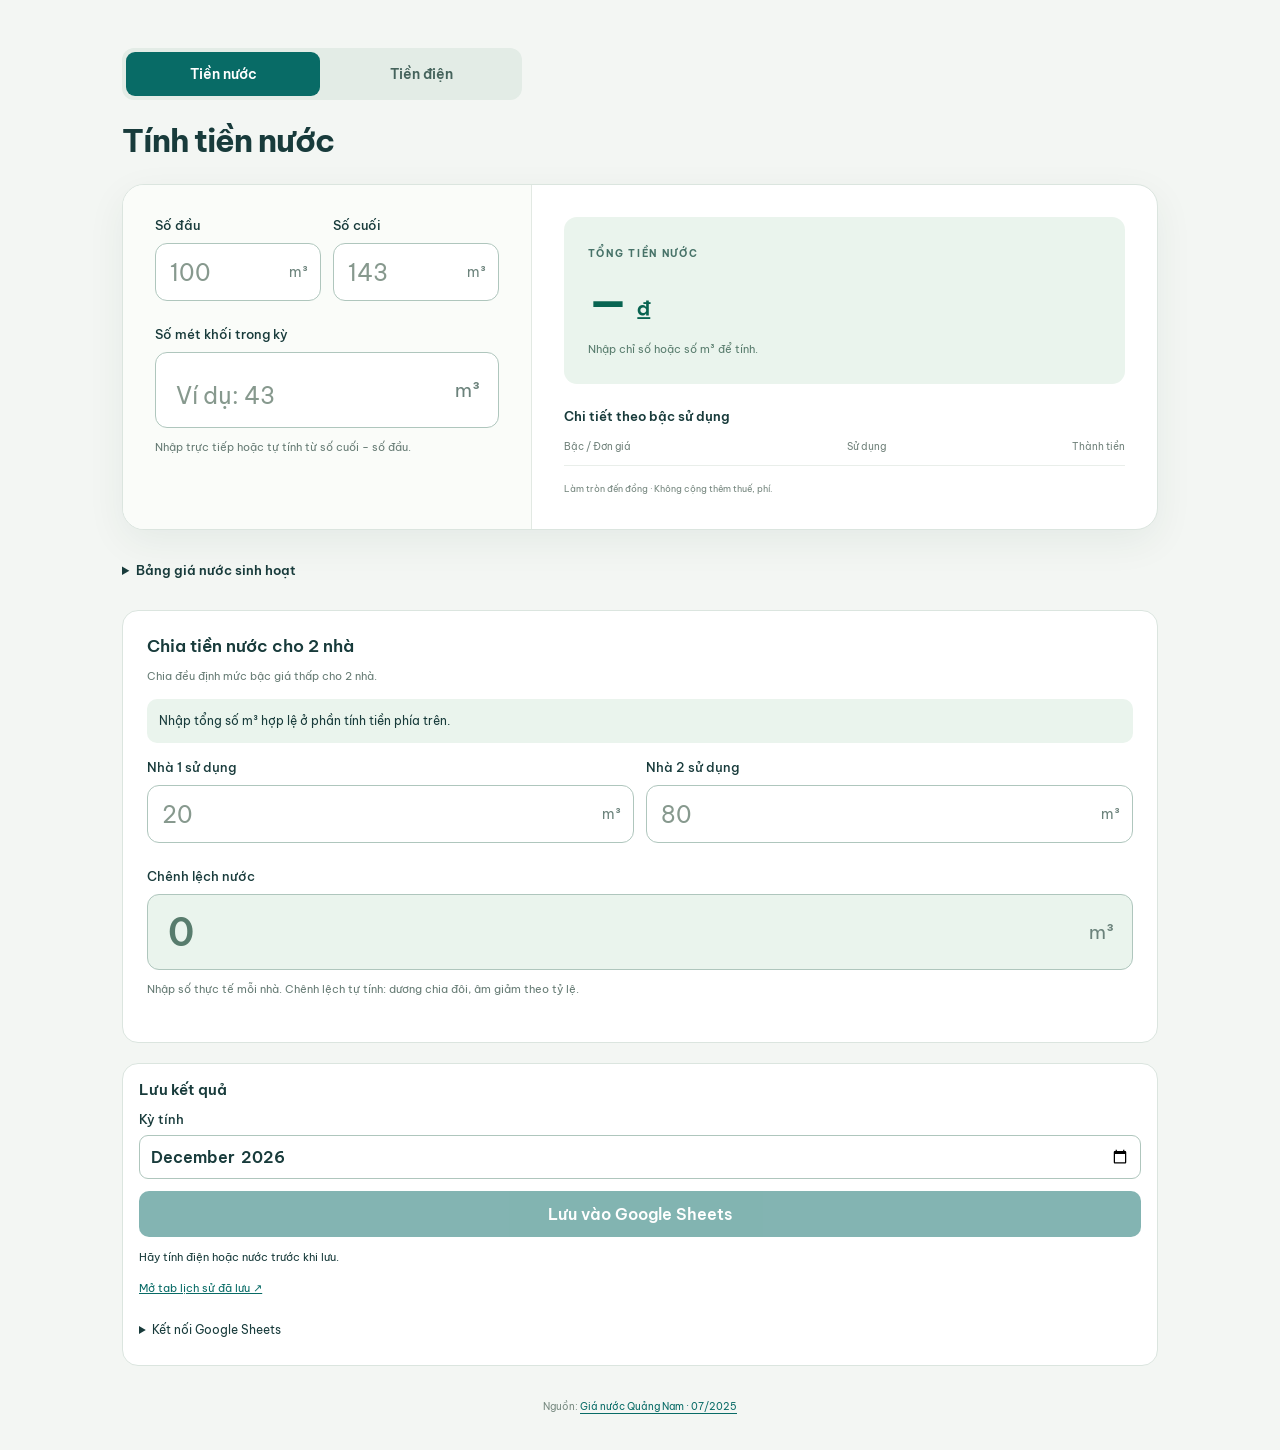
<file: index.html>
<!doctype html>
<html lang="vi">
<head>
  <meta charset="utf-8">
  <meta name="viewport" content="width=device-width, initial-scale=1">
  <meta name="theme-color" content="#086b66">
  <meta name="description" content="Tính tiền nước sinh hoạt theo 4 bậc, kèm bảng tính chi tiết.">
  <title>Tính tiền nước sinh hoạt</title>
  <link rel="stylesheet" href="styles.css?v=a83c72e48487">
  <script src="split-calculator.js?v=7686c8cb1c39" defer></script>
  <script src="calculator.js?v=125a1cd4859a" defer></script>
  <script src="sheets-config.js?v=9b6e40497853" defer></script>
  <script src="sheets-save.js?v=c88b876ba5c2" defer></script>
  <script src="utility-split.js?v=1704049ec680" defer></script>
  <script src="app.js?v=0a50706759d3" defer></script>
</head>
<body>
  <main class="container">
    <nav class="page-menu" aria-label="Chọn công cụ">
      <a href="index.html" aria-current="page">Tiền nước</a>
      <a href="electricity.html">Tiền điện</a>
    </nav>
    <header>
      <h1>Tính tiền nước</h1>
    </header>

    <section class="calculator" aria-label="Máy tính tiền nước">
      <div class="input-panel">
        <form id="water-form" novalidate>
          <div class="readings">
            <div>
              <label for="start-reading">Số đầu</label>
              <div class="input-wrap"><input id="start-reading" name="start-reading" type="text" inputmode="decimal" placeholder="100" autocomplete="off" aria-describedby="input-hint input-error"><span>m³</span></div>
            </div>
            <div>
              <label for="end-reading">Số cuối</label>
              <div class="input-wrap"><input id="end-reading" name="end-reading" type="text" inputmode="decimal" placeholder="143" autocomplete="off" aria-describedby="input-hint input-error"><span>m³</span></div>
            </div>
          </div>
          <label for="volume">Số mét khối trong kỳ</label>
          <div class="input-wrap"><input id="volume" name="volume" type="text" inputmode="decimal" placeholder="Ví dụ: 43" autocomplete="off" aria-describedby="input-hint input-error"><span>m³</span></div>
          <p id="input-hint" class="hint">Nhập trực tiếp hoặc tự tính từ số cuối − số đầu.</p>
          <p id="input-error" class="error" role="alert" hidden></p>
        </form>
      </div>

      <div class="result-panel">
        <div class="total" aria-live="polite" aria-atomic="true"><span class="eyebrow">TỔNG TIỀN NƯỚC</span><div class="amount"><span id="total">—</span> <span class="currency">₫</span></div><p id="summary">Nhập chỉ số hoặc số m³ để tính.</p></div>
        <div class="table-wrap"><table><caption>Chi tiết theo bậc sử dụng</caption><thead><tr><th scope="col">Bậc / Đơn giá</th><th scope="col">Sử dụng</th><th scope="col">Thành tiền</th></tr></thead><tbody id="breakdown"></tbody></table></div>
        <p class="calculation-note">Làm tròn đến đồng · Không cộng thêm thuế, phí.</p>
      </div>
    </section>

    <details class="tariffs"><summary>Bảng giá nước sinh hoạt</summary><div class="tariff-grid"><article><span class="tier">01</span><h3>10 m³ đầu tiên</h3><p>8.954 <small>đ / m³</small></p></article><article><span class="tier">02</span><h3>Trên 10 đến 20 m³</h3><p>11.177 <small>đ / m³</small></p></article><article><span class="tier">03</span><h3>Trên 20 đến 30 m³</h3><p>13.400 <small>đ / m³</small></p></article><article><span class="tier">04</span><h3>Trên 30 m³</h3><p>15.624 <small>đ / m³</small></p></article></div></details>
    <section class="split-panel" aria-labelledby="split-title">
      <h2 id="split-title">Chia tiền nước cho 2 nhà</h2>
      <p class="hint">Chia đều định mức bậc giá thấp cho 2 nhà.</p>
      <p id="split-meter" class="split-meter">Nhập tổng số m³ ở phần tính tiền phía trên.</p>
      <form id="split-form" novalidate>
        <div class="readings">
          <div>
            <label for="house-one">Nhà 1 sử dụng</label>
            <div class="input-wrap"><input id="house-one" type="text" inputmode="decimal" placeholder="20" autocomplete="off" aria-describedby="split-hint split-error"><span>m³</span></div>
          </div>
          <div>
            <label for="house-two">Nhà 2 sử dụng</label>
            <div class="input-wrap"><input id="house-two" type="text" inputmode="decimal" placeholder="80" autocomplete="off" aria-describedby="split-hint split-error"><span>m³</span></div>
          </div>
        </div>
        <label for="usage-discrepancy">Chênh lệch nước</label>
        <div class="input-wrap"><input id="usage-discrepancy" type="text" value="0" readonly aria-describedby="split-hint split-error"><span>m³</span></div>
        <p id="split-hint" class="hint">Nhập số thực tế mỗi nhà. Chênh lệch tự tính: dương chia đôi, âm giảm theo tỷ lệ.</p>
        <p id="split-error" class="error" role="alert" hidden></p>
      </form>
      <div id="split-results" aria-live="polite" aria-atomic="true" hidden>
        <p id="split-volume-equality" class="split-meter"></p>
        <p id="split-adjustment-note" class="hint"></p>
        <div class="split-houses">
          <div><span>Nhà 1</span><strong id="house-one-total">—</strong><small id="house-one-usage"></small></div>
          <div><span>Nhà 2</span><strong id="house-two-total">—</strong><small id="house-two-usage"></small></div>
        </div>
        <div class="split-reconciliation">
          <p>Tổng tiền 2 nhà <strong id="split-total">—</strong></p>
          <p>Tiền đồng hồ chung <strong id="split-master-total">—</strong></p>
          <p id="split-equality" class="split-equality"></p>
        </div>
        <details class="house-calculation"><summary>Cách tính Nhà 1</summary><div id="house-1-calculation" class="calculation-steps"></div></details>
        <details class="house-calculation"><summary>Cách tính Nhà 2</summary><div id="house-2-calculation" class="calculation-steps"></div></details>
        <details class="split-details"><summary>Chi tiết chia theo bậc</summary><p class="hint">Dùng lượng quy đổi để chia bậc. Định mức thấp chưa dùng hết chuyển sang nhà kia.</p><div class="table-wrap"><table><thead><tr><th scope="col">Bậc / Đơn giá</th><th scope="col">Nhà 1</th><th scope="col">Nhà 2</th></tr></thead><tbody id="split-breakdown"></tbody></table></div></details>
      </div>
    </section>
    <section class="save-panel" aria-labelledby="save-title">
      <h2 id="save-title">Lưu kết quả</h2>
      <label for="save-period">Kỳ tính</label>
      <input id="save-period" type="month" required>
      <button id="save-sheet" type="button" disabled>Lưu vào Google Sheets</button>
      <p id="save-status" role="status" aria-live="polite">Lưu hóa đơn hiện tại và phần chia 2 nhà (nếu đã nhập).</p>
      <p><a href="https://docs.google.com/spreadsheets/d/1VO9q08GkoNdp68kOqoovL6dkpAXFpSQISW8iCxPB9Lo/edit#gid=748391" target="_blank" rel="noopener noreferrer">Mở tab lịch sử đã lưu ↗</a></p>
      <details id="sheets-settings">
        <summary>Kết nối Google Sheets</summary>
        <label for="sheets-endpoint">URL Web App</label>
        <input id="sheets-endpoint" type="url" placeholder="https://script.google.com/macros/s/…/exec" autocomplete="off" spellcheck="false">
        <label for="sheets-access-code">Mã lưu</label>
        <input id="sheets-access-code" type="password" minlength="16" autocomplete="off">
        <p>Mã lưu tối thiểu 16 ký tự, khớp SAVE_ACCESS_CODE. Đây không phải mật khẩu Google.</p>
        <p><a href="https://docs.google.com/spreadsheets/d/1VO9q08GkoNdp68kOqoovL6dkpAXFpSQISW8iCxPB9Lo/edit" target="_blank" rel="noopener noreferrer">Mở bảng lịch sử</a></p>
      </details>
    </section>
    <footer>
      <p>Nguồn: <a href="https://nuocsachqna.vn/index.php/Tin-tuc/thong-bao-v-v-dieu-chinh-gia-nuoc-sach-tren-dia-ban-tinh-quang-nam-tu-thang-07-2025-39.html" target="_blank" rel="noopener noreferrer">Giá nước Quảng Nam · 07/2025</a></p>
    </footer>
  </main>
  <div id="calculation-toast" class="toast" role="status" aria-live="polite" aria-atomic="true" hidden></div>
</body>
</html>
</file>
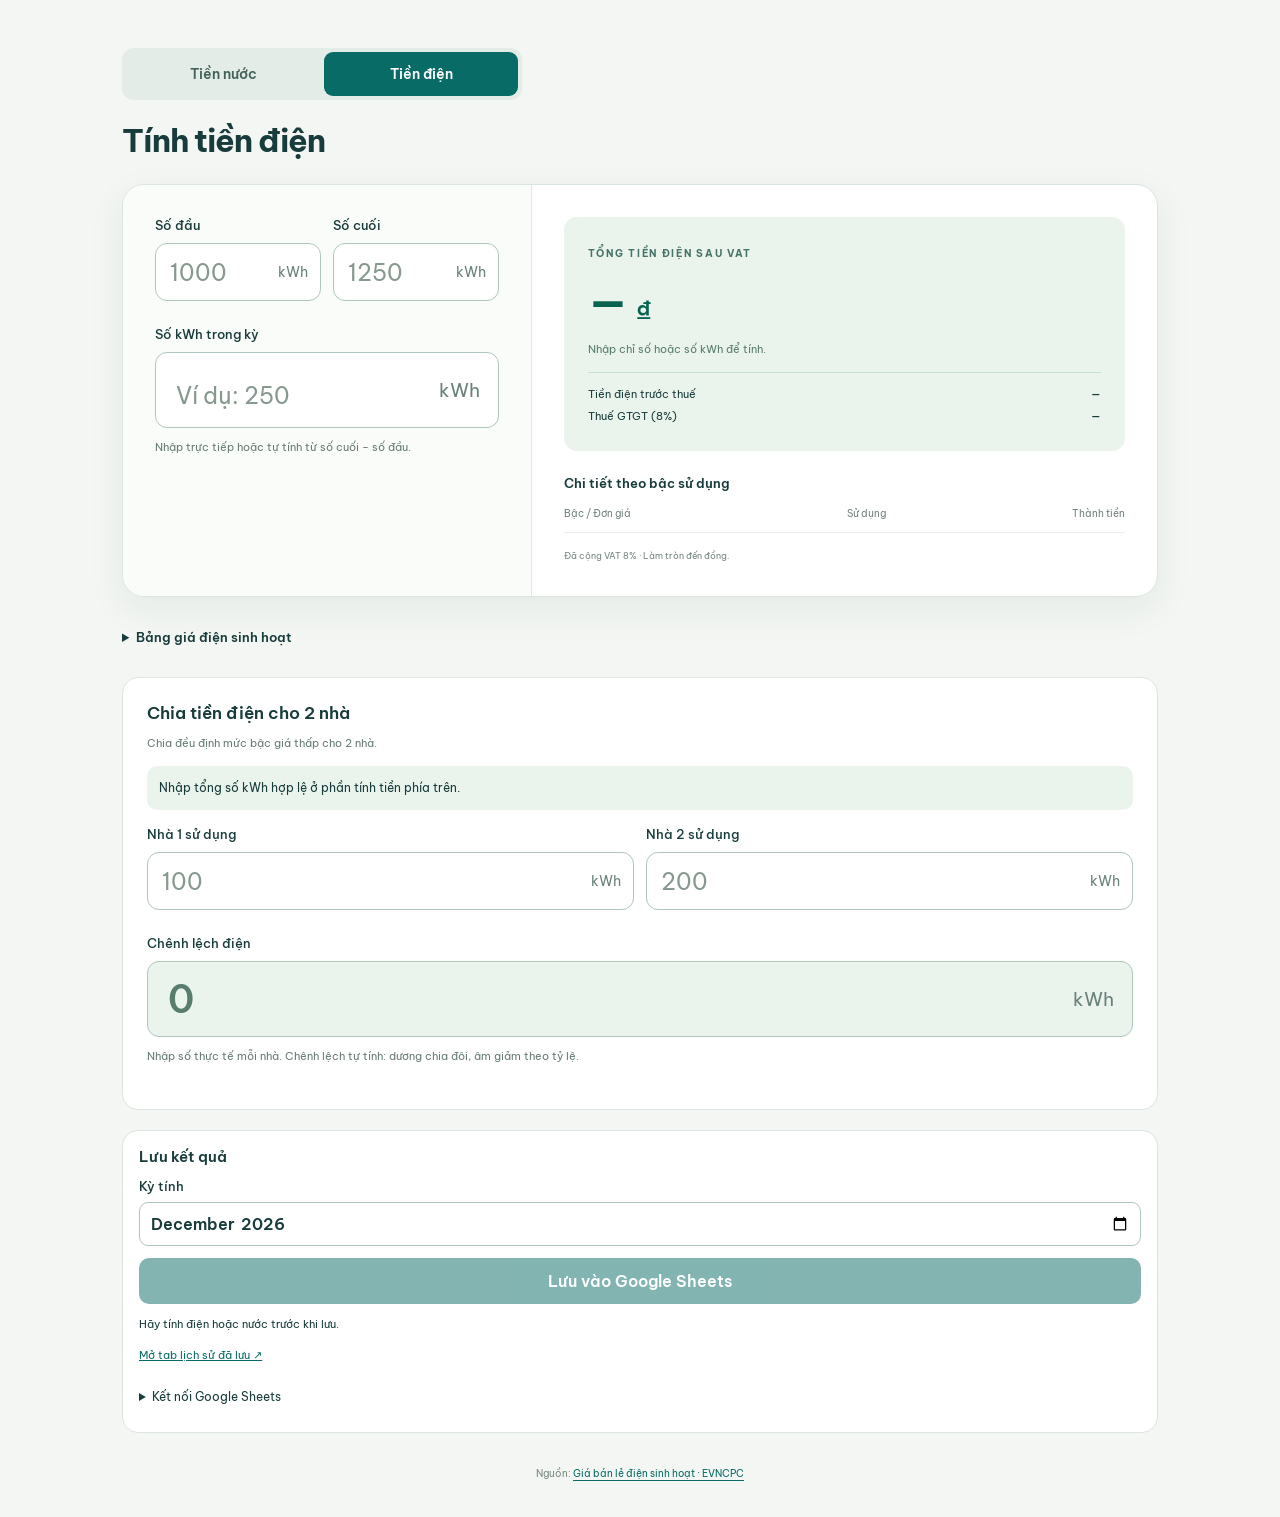
<file: electricity.html>
<!doctype html>
<html lang="vi">
<head>
  <meta charset="utf-8">
  <meta name="viewport" content="width=device-width, initial-scale=1">
  <meta name="theme-color" content="#086b66">
  <meta name="description" content="Tính tiền điện sinh hoạt theo 5 bậc, kèm bảng tính chi tiết.">
  <title>Tính tiền điện sinh hoạt</title>
  <link rel="stylesheet" href="styles.css?v=a83c72e48487">
  <script src="split-calculator.js?v=7686c8cb1c39" defer></script>
  <script src="electricity.js?v=9a7406767f0d" defer></script>
  <script src="sheets-config.js?v=9b6e40497853" defer></script>
  <script src="sheets-save.js?v=c88b876ba5c2" defer></script>
  <script src="utility-split.js?v=1704049ec680" defer></script>
  <script src="app.js?v=0a50706759d3" defer></script>
</head>
<body data-calculator="electricity">
  <main class="container">
    <nav class="page-menu" aria-label="Chọn công cụ">
      <a href="index.html">Tiền nước</a>
      <a href="electricity.html" aria-current="page">Tiền điện</a>
    </nav>
    <header><h1>Tính tiền điện</h1></header>

    <section class="calculator" aria-label="Máy tính tiền điện">
      <div class="input-panel">
        <form id="water-form" novalidate>
          <div class="readings">
            <div>
              <label for="start-reading">Số đầu</label>
              <div class="input-wrap"><input id="start-reading" name="start-reading" type="text" inputmode="decimal" placeholder="1000" autocomplete="off" aria-describedby="input-hint input-error"><span>kWh</span></div>
            </div>
            <div>
              <label for="end-reading">Số cuối</label>
              <div class="input-wrap"><input id="end-reading" name="end-reading" type="text" inputmode="decimal" placeholder="1250" autocomplete="off" aria-describedby="input-hint input-error"><span>kWh</span></div>
            </div>
          </div>
          <label for="volume">Số kWh trong kỳ</label>
          <div class="input-wrap"><input id="volume" name="volume" type="text" inputmode="decimal" placeholder="Ví dụ: 250" autocomplete="off" aria-describedby="input-hint input-error"><span>kWh</span></div>
          <p id="input-hint" class="hint">Nhập trực tiếp hoặc tự tính từ số cuối − số đầu.</p>
          <p id="input-error" class="error" role="alert" hidden></p>
        </form>
      </div>

      <div class="result-panel">
        <div class="total" aria-live="polite" aria-atomic="true">
          <span class="eyebrow">TỔNG TIỀN ĐIỆN SAU VAT</span>
          <div class="amount"><span id="total">—</span> <span class="currency">₫</span></div>
          <p id="summary">Nhập chỉ số hoặc số kWh để tính.</p>
          <dl class="tax-summary">
            <div><dt>Tiền điện trước thuế</dt><dd id="subtotal">—</dd></div>
            <div><dt>Thuế GTGT (8%)</dt><dd id="vat-amount">—</dd></div>
          </dl>
        </div>
        <div class="table-wrap"><table><caption>Chi tiết theo bậc sử dụng</caption><thead><tr><th scope="col">Bậc / Đơn giá</th><th scope="col">Sử dụng</th><th scope="col">Thành tiền</th></tr></thead><tbody id="breakdown"></tbody></table></div>
        <p class="calculation-note">Đã cộng VAT 8% · Làm tròn đến đồng.</p>
      </div>
    </section>

    <details class="tariffs"><summary>Bảng giá điện sinh hoạt</summary><div class="tariff-grid"><article><span class="tier">01</span><h3>Đến 100 kWh</h3><p>1.901 <small>đ / kWh</small></p></article><article><span class="tier">02</span><h3>Trên 100 đến 200 kWh</h3><p>2.289 <small>đ / kWh</small></p></article><article><span class="tier">03</span><h3>Trên 200 đến 400 kWh</h3><p>2.894 <small>đ / kWh</small></p></article><article><span class="tier">04</span><h3>Trên 400 đến 700 kWh</h3><p>3.456 <small>đ / kWh</small></p></article><article><span class="tier">05</span><h3>Trên 700 kWh</h3><p>3.844 <small>đ / kWh</small></p></article></div></details>
    <section class="split-panel" aria-labelledby="split-title">
      <h2 id="split-title">Chia tiền điện cho 2 nhà</h2>
      <p class="hint">Chia đều định mức bậc giá thấp cho 2 nhà.</p>
      <p id="split-meter" class="split-meter">Nhập tổng số kWh ở phần tính tiền phía trên.</p>
      <form id="split-form" novalidate>
        <div class="readings">
          <div>
            <label for="house-one">Nhà 1 sử dụng</label>
            <div class="input-wrap"><input id="house-one" type="text" inputmode="decimal" placeholder="100" autocomplete="off" aria-describedby="split-hint split-error"><span>kWh</span></div>
          </div>
          <div>
            <label for="house-two">Nhà 2 sử dụng</label>
            <div class="input-wrap"><input id="house-two" type="text" inputmode="decimal" placeholder="200" autocomplete="off" aria-describedby="split-hint split-error"><span>kWh</span></div>
          </div>
        </div>
        <label for="usage-discrepancy">Chênh lệch điện</label>
        <div class="input-wrap"><input id="usage-discrepancy" type="text" value="0" readonly aria-describedby="split-hint split-error"><span>kWh</span></div>
        <p id="split-hint" class="hint">Nhập số thực tế mỗi nhà. Chênh lệch tự tính: dương chia đôi, âm giảm theo tỷ lệ.</p>
        <p id="split-error" class="error" role="alert" hidden></p>
      </form>
      <div id="split-results" aria-live="polite" aria-atomic="true" hidden>
        <p id="split-volume-equality" class="split-meter"></p>
        <p id="split-adjustment-note" class="hint"></p>
        <div class="split-houses">
          <div><span>Nhà 1 · sau VAT</span><strong id="house-one-total">—</strong><small id="house-one-usage"></small><small id="house-one-tax"></small></div>
          <div><span>Nhà 2 · sau VAT</span><strong id="house-two-total">—</strong><small id="house-two-usage"></small><small id="house-two-tax"></small></div>
        </div>
        <div class="split-reconciliation">
          <p>Tổng 2 nhà sau VAT <strong id="split-total">—</strong></p>
          <p>Đồng hồ chung sau VAT <strong id="split-master-total">—</strong></p>
          <p id="split-equality" class="split-equality"></p>
        </div>
        <details class="house-calculation"><summary>Cách tính Nhà 1</summary><div id="house-1-calculation" class="calculation-steps"></div></details>
        <details class="house-calculation"><summary>Cách tính Nhà 2</summary><div id="house-2-calculation" class="calculation-steps"></div></details>
        <details class="split-details"><summary>Chi tiết chia theo bậc</summary><p class="hint">Dùng lượng quy đổi để chia bậc. Định mức thấp chưa dùng hết chuyển sang nhà kia.</p><div class="table-wrap"><table><thead><tr><th scope="col">Bậc / Đơn giá</th><th scope="col">Nhà 1</th><th scope="col">Nhà 2</th></tr></thead><tbody id="split-breakdown"></tbody></table></div></details>
      </div>
    </section>
    <section class="save-panel" aria-labelledby="save-title">
      <h2 id="save-title">Lưu kết quả</h2>
      <label for="save-period">Kỳ tính</label>
      <input id="save-period" type="month" required>
      <button id="save-sheet" type="button" disabled>Lưu vào Google Sheets</button>
      <p id="save-status" role="status" aria-live="polite">Lưu hóa đơn hiện tại và phần chia 2 nhà (nếu đã nhập).</p>
      <p><a href="https://docs.google.com/spreadsheets/d/1VO9q08GkoNdp68kOqoovL6dkpAXFpSQISW8iCxPB9Lo/edit#gid=748391" target="_blank" rel="noopener noreferrer">Mở tab lịch sử đã lưu ↗</a></p>
      <details id="sheets-settings">
        <summary>Kết nối Google Sheets</summary>
        <label for="sheets-endpoint">URL Web App</label>
        <input id="sheets-endpoint" type="url" placeholder="https://script.google.com/macros/s/…/exec" autocomplete="off" spellcheck="false">
        <label for="sheets-access-code">Mã lưu</label>
        <input id="sheets-access-code" type="password" minlength="16" autocomplete="off">
        <p>Mã lưu tối thiểu 16 ký tự, khớp SAVE_ACCESS_CODE. Đây không phải mật khẩu Google.</p>
        <p><a href="https://docs.google.com/spreadsheets/d/1VO9q08GkoNdp68kOqoovL6dkpAXFpSQISW8iCxPB9Lo/edit" target="_blank" rel="noopener noreferrer">Mở bảng lịch sử</a></p>
      </details>
    </section>
    <footer><p>Nguồn: <a href="https://cskh.cpc.vn/tra-cuu/thong-tin-gia-dien" target="_blank" rel="noopener noreferrer">Giá bán lẻ điện sinh hoạt · EVNCPC</a></p></footer>
  </main>
  <div id="calculation-toast" class="toast" role="status" aria-live="polite" aria-atomic="true" hidden></div>
</body>
</html>
</file>
<file: styles.css>
@import url('https://fonts.googleapis.com/css2?family=Be+Vietnam+Pro:wght@400;500;600;700;800&display=swap');

:root { color-scheme: light; font-family: 'Be Vietnam Pro', system-ui, sans-serif; color: #183b3b; background: #f3f6f3; font-synthesis: none; }
* { box-sizing: border-box; }
body { margin: 0; }
button, input { font: inherit; }
button { cursor: pointer; }
button:focus-visible, input:focus-visible { outline: 3px solid #c78535; outline-offset: 4px; }
.container { max-width: 1100px; margin: 0 auto; padding: 48px 32px 24px; }
.page-menu { display: grid; grid-template-columns: repeat(2, minmax(0, 1fr)); gap: 4px; max-width: 400px; padding: 4px; margin-bottom: 20px; background: #e3ece6; border-radius: 12px; }
.page-menu a { display: grid; place-items: center; min-height: 44px; border-radius: 9px; color: #45635c; font-size: 14px; font-weight: 600; text-decoration: none; }
.page-menu a[aria-current="page"] { background: #086b66; color: white; }
.page-menu a:hover { box-shadow: inset 0 0 0 1px #086b66; }
a:focus-visible, summary:focus-visible { outline: 3px solid #c78535; outline-offset: 3px; }
.brand { display: flex; align-items: center; gap: 10px; font-size: 11px; font-weight: 700; letter-spacing: 2px; color: #086b66; }
.drop { display: grid; place-items: center; width: 30px; height: 34px; border-radius: 18px 18px 18px 4px; background: #086b66; color: white; font-size: 24px; }
h1 { font-size: 32px; line-height: 1.25; font-weight: 700; letter-spacing: -1px; margin: 0 0 24px; }
.intro { color: #607674; font-size: 14px; line-height: 1.9; margin: 0 0 32px; }
.calculator { display: grid; grid-template-columns: 0.85fr 1.3fr; background: white; border: 1px solid #dbe5df; border-radius: 22px; overflow: hidden; box-shadow: 0 12px 38px #163c3310; }
.input-panel { padding: 32px; background: #fafcf9; border-right: 1px solid #e2e9e3; }
.eyebrow { font-size: 10px; letter-spacing: 1.7px; font-weight: 700; }
label { display: block; margin: 25px 0 10px; font-size: 13px; font-weight: 500; }
.readings { display: grid; grid-template-columns: minmax(0, 1fr) minmax(0, 1fr); gap: 12px; }
.readings label { margin-top: 0; }
.readings input { font-size: 24px; }
.readings .input-wrap { padding: 12px; }
.readings .input-wrap span { font-size: 14px; }
.input-wrap { display: flex; align-items: center; gap: 8px; border: 1px solid #afc6bd; background: white; border-radius: 12px; padding: 12px 18px; }
.input-wrap:focus-within { border-color: #086b66; box-shadow: 0 0 0 3px #086b6615; }
input { min-width: 0; width: 100%; border: 0; outline: none; color: #183b3b; background: transparent; font-size: 38px; font-weight: 600; }
.input-wrap span { color: #6b827b; font-size: 19px; }
.hint, .error { font-size: 11px; line-height: 1.8; margin: 10px 0 18px; }
.hint { color: #667b74; }
.error { color: #a92e24; }
input::placeholder { font-size: 23px; color: #87998e; font-weight: 400; }
input[readonly] { color: #587c6d; }
.input-wrap:has(input[readonly]) { background: #eaf4ed; }
.note { font-size: 10px; color: #6b7e77; line-height: 1.9; margin: 26px 0 0; }
.result-panel { padding: 32px; }
.total { background: #eaf4ed; border-radius: 13px; padding: 24px; }
.total .eyebrow { color: #477268; }
.amount { font-size: clamp(30px, 4vw, 46px); font-weight: 700; color: #086451; letter-spacing: -1.6px; margin-top: 12px; overflow-wrap: anywhere; }
.currency { font-size: 26px; font-weight: 500; }
.total p { font-size: 11px; color: #587c6d; margin: 9px 0 0; line-height: 1.8; }
.tax-summary { margin: 12px 0 0; padding-top: 10px; border-top: 1px solid #c7ded0; font-size: 11px; }
.tax-summary > div { display: flex; justify-content: space-between; flex-wrap: wrap; gap: 4px 12px; padding: 4px 0; }
.tax-summary dd { margin: 0; font-weight: 600; }
.table-wrap { overflow-x: auto; }
table { width: 100%; border-collapse: collapse; font-size: 11px; margin-top: 24px; }
caption { text-align: left; font-size: 13px; font-weight: 600; margin-bottom: 16px; }
thead th { font-weight: 400; color: #71827b; font-size: 10px; padding: 0 0 12px; }
th { text-align: left; }
td, th { padding: 14px 0; border-bottom: 1px solid #e9eeea; }
tbody th { font-weight: 500; line-height: 1.6; }
td { white-space: nowrap; }
td:nth-child(2), thead th:nth-child(2) { text-align: center; padding-left: 10px; padding-right: 10px; }
td:last-child, thead th:last-child { text-align: right; }
td:last-child { font-weight: 600; }
th small { display: block; color: #74857c; font-weight: 400; font-size: 10px; margin-top: 3px; }
.unused { color: #7c8982; }
.calculation-note { font-size: 9px; color: #75867e; margin: 15px 0 0; line-height: 1.8; }
.tariffs { margin-top: 20px; }
.tariffs summary { cursor: pointer; font-size: 13px; font-weight: 600; padding: 12px 0; }
.section-heading { display: flex; align-items: center; justify-content: space-between; gap: 12px; }
h2 { font-size: 15px; font-weight: 600; }
.section-heading > span { font-size: 10px; color: #71827b; }
.tariff-grid { display: grid; grid-template-columns: repeat(4, 1fr); gap: 12px; margin-top: 10px; }
.tariff-grid article { border: 1px solid #dbe5df; border-radius: 12px; padding: 20px; }
.tier { color: #5d8a76; font-size: 11px; font-weight: 600; }
h3 { font-size: 11px; font-weight: 500; margin: 14px 0 12px; }
.tariff-grid p { font-size: 23px; font-weight: 600; margin: 0; letter-spacing: -.5px; }
.tariff-grid small { font-size: 10px; font-weight: 400; color: #71827b; }
footer { text-align: center; font-size: 10px; color: #788a81; padding-top: 32px; line-height: 1.8; }
footer p { margin: 0 0 10px; }
footer a { color: #086b66; text-underline-offset: 3px; overflow-wrap: anywhere; }
footer a:hover { color: #075751; }
.toast { position: fixed; right: 20px; bottom: 20px; bottom: calc(20px + env(safe-area-inset-bottom, 0px)); z-index: 10; max-width: calc(100vw - 40px); padding: 13px 20px; border-radius: 12px; background: #086b66; color: white; box-shadow: 0 6px 24px #163c3330; font-size: 13px; pointer-events: none; }
.split-panel { margin-top: 20px; padding: 24px; background: white; border: 1px solid #dbe5df; border-radius: 16px; }
.split-panel h2 { margin: 0; font-size: 17px; }
.split-panel > .hint { margin-bottom: 12px; }
.split-meter { padding: 12px; background: #eaf4ed; border-radius: 10px; font-size: 12px; line-height: 1.7; margin: 12px 0 16px; }
.split-houses { display: grid; grid-template-columns: repeat(2, minmax(0, 1fr)); gap: 12px; margin-top: 16px; }
.split-houses > div { border: 1px solid #dbe5df; border-radius: 10px; padding: 12px; }
.split-houses span { font-size: 12px; }
.split-houses small { display: block; margin-top: 8px; font-size: 10px; line-height: 1.8; color: #667b74; }
.split-houses strong { display: block; margin-top: 8px; color: #086451; font-size: clamp(16px, 4.5vw, 24px); overflow-wrap: anywhere; }
.split-reconciliation { margin-top: 12px; padding: 12px; background: #eaf4ed; border-radius: 10px; }
.split-reconciliation p { display: flex; justify-content: space-between; gap: 8px; flex-wrap: wrap; font-size: 12px; line-height: 1.7; margin: 6px 0; }
.split-reconciliation .split-equality { display: block; padding-top: 8px; border-top: 1px solid #c7ded0; font-size: 11px; color: #086451; overflow-wrap: anywhere; }
.split-details summary { cursor: pointer; padding-top: 16px; font-size: 12px; }
.house-calculation { margin-top: 12px; border: 1px solid #dbe5df; border-radius: 10px; }
.house-calculation summary { cursor: pointer; min-height: 44px; padding: 14px 12px; font-size: 12px; font-weight: 600; }
.calculation-steps { padding: 0 12px 12px; }
.calculation-steps h3 { font-size: 12px; margin: 16px 0 8px; }
.calculation-steps p { font-size: 11px; line-height: 1.9; margin: 8px 0; overflow-wrap: anywhere; }
.calculation-steps table { margin-top: 12px; }
.calculation-steps td { white-space: normal; text-align: right; padding-left: 10px; line-height: 1.8; }
.calculation-steps .house-final { color: #086451; font-weight: 600; font-size: 13px; }
.save-panel { margin-top: 20px; padding: 16px; border: 1px solid #dbe5df; border-radius: 16px; background: white; }
.save-panel h2 { margin: 0 0 12px; }
.save-panel label { margin: 12px 0 8px; }
.save-panel input { font-size: 16px; border: 1px solid #afc6bd; border-radius: 9px; background: white; min-height: 44px; padding: 10px; }
.save-panel button { width: 100%; min-height: 46px; margin-top: 12px; border: 0; border-radius: 10px; background: #086b66; color: white; font-weight: 600; }
.save-panel button:disabled { opacity: .5; cursor: default; }
.save-panel summary { cursor: pointer; padding: 12px 0; font-size: 12px; }
.save-panel p { font-size: 11px; line-height: 1.8; overflow-wrap: anywhere; }
.save-panel a { color: #086b66; }
.save-panel [data-state="error"] { padding: 10px; border-radius: 8px; color: #a92e24; background: #fff0ed; font-weight: 500; }
.save-panel [data-state="success"] { color: #086451; font-weight: 500; }
@media (max-width: 700px) {
  .split-panel { padding: 16px; }
  .page-menu { max-width: none; margin-bottom: 16px; }
  .container { padding: 20px 12px; }
  h1 { font-size: 25px; margin-bottom: 16px; }
  .calculator { grid-template-columns: minmax(0, 1fr); border-radius: 16px; }
  .input-panel { border-right: 0; border-bottom: 1px solid #e2e9e3; }
  .input-panel, .result-panel { padding: 16px; min-width: 0; }
  label { margin: 16px 0 8px; font-size: 12px; }
  .input-wrap { padding: 10px 12px; }
  input { font-size: 30px; }
  input::placeholder { font-size: 18px; }
  .hint { margin: 8px 0 0; font-size: 10px; }
  .total { padding: 16px; }
  .amount { margin-top: 8px; font-size: 36px; }
  .total p { margin-top: 4px; }
  table { margin-top: 16px; }
  caption { margin-bottom: 12px; font-size: 12px; }
  td, th { padding-top: 10px; padding-bottom: 10px; }
  .tariff-grid { grid-template-columns: repeat(2, minmax(0, 1fr)); }
  .tariff-grid article { padding: 15px; }
  footer { padding-top: 16px; }
}
</file>
